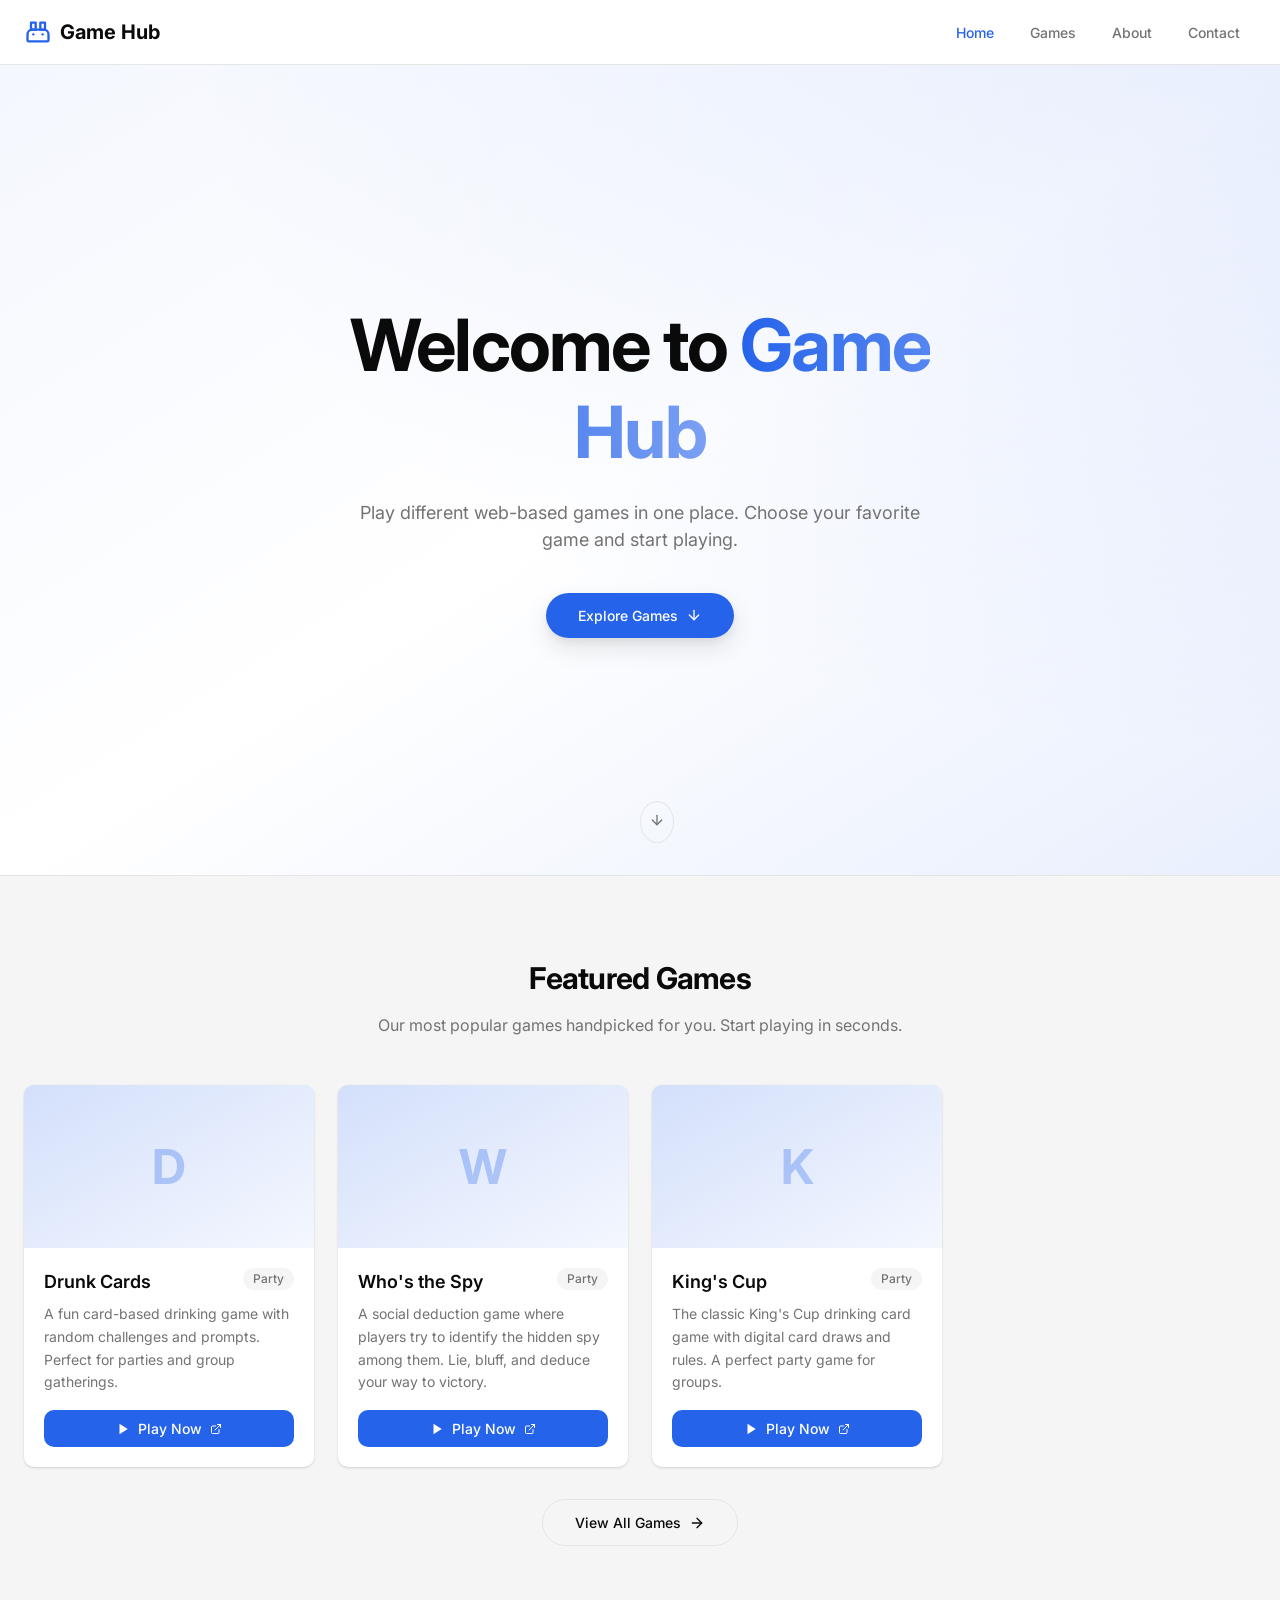
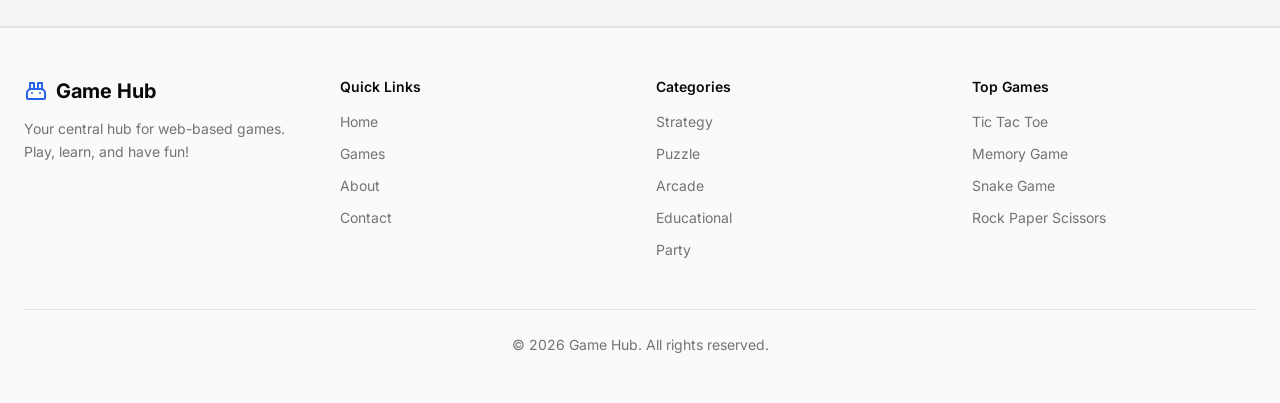
<file: index.html>
<!DOCTYPE html>
<html lang="en">
<head>
  <meta charset="UTF-8">
  <meta name="viewport" content="width=device-width, initial-scale=1.0">
  <title>Game Hub - Play Web-Based Games Online</title>
  <meta name="description" content="Play different web-based games in one place. Choose your favorite game and start playing.">
  <link rel="preconnect" href="https://fonts.googleapis.com">
  <link rel="preconnect" href="https://fonts.gstatic.com" crossorigin>
  <link href="https://fonts.googleapis.com/css2?family=Inter:wght@400;500;600;700&display=swap" rel="stylesheet">
  <link rel="stylesheet" href="css/style.css">
</head>
<body>
  <nav class="navbar">
    <div class="navbar-inner">
      <a href="index.html" class="logo">
        <svg width="28" height="28" viewBox="0 0 24 24" fill="none" stroke="currentColor" stroke-width="2" stroke-linecap="round" stroke-linejoin="round"><rect x="6" y="4" width="4" height="6"/><rect x="14" y="4" width="4" height="6"/><path d="M4 20h16a1 1 0 0 0 1-1v-5a4 4 0 0 0-4-4H7a4 4 0 0 0-4 4v5a1 1 0 0 0 1 1Z"/><path d="M8 14h.01"/><path d="M16 14h.01"/></svg>
        Game Hub
      </a>
      <div class="nav-links">
        <a href="index.html" class="active">Home</a>
        <a href="games.html">Games</a>
        <a href="about.html">About</a>
        <a href="contact.html">Contact</a>
      </div>
      <button class="menu-btn" onclick="toggleMenu()" aria-label="Toggle menu">
        <svg width="20" height="20" viewBox="0 0 24 24" fill="none" stroke="currentColor" stroke-width="2" stroke-linecap="round" stroke-linejoin="round"><line x1="4" x2="20" y1="12" y2="12"/><line x1="4" x2="20" y1="6" y2="6"/><line x1="4" x2="20" y1="18" y2="18"/></svg>
      </button>
    </div>
    <div class="mobile-menu" id="mobileMenu">
      <a href="index.html" class="active">Home</a>
      <a href="games.html">Games</a>
      <a href="about.html">About</a>
      <a href="contact.html">Contact</a>
    </div>
  </nav>

  <main>
    <section class="hero">
      <div class="hero-gradient"></div>
      <div class="hero-content animate-fade-up">
        <h1>Welcome to <span>Game Hub</span></h1>
        <p>Play different web-based games in one place. Choose your favorite game and start playing.</p>
        <a href="games.html" class="btn btn-primary">
          Explore Games
          <svg width="16" height="16" viewBox="0 0 24 24" fill="none" stroke="currentColor" stroke-width="2" stroke-linecap="round" stroke-linejoin="round"><path d="M12 5v14"/><path d="m19 12-7 7-7-7"/></svg>
        </a>
      </div>
      <div style="position:absolute;bottom:32px;left:50%;transform:translateX(-50%);opacity:0;animation:fadeUp 0.6s 1.5s forwards">
        <div class="animate-bounce" style="border:1px solid var(--border);border-radius:50%;padding:8px">
          <svg width="16" height="16" viewBox="0 0 24 24" fill="none" stroke="currentColor" stroke-width="2" stroke-linecap="round" stroke-linejoin="round" style="color:var(--muted-foreground)"><path d="M12 5v14"/><path d="m19 12-7 7-7-7"/></svg>
        </div>
      </div>
    </section>

    <section class="section section-alt" id="featured">
      <div class="container">
        <h2 class="section-title fade-in">Featured Games</h2>
        <p class="section-subtitle fade-in">Our most popular games handpicked for you. Start playing in seconds.</p>
        <div class="featured-grid" id="featuredGrid"></div>
        <div class="text-center mt-8 fade-in">
          <a href="games.html" class="btn btn-outline">
            View All Games
            <svg width="16" height="16" viewBox="0 0 24 24" fill="none" stroke="currentColor" stroke-width="2" stroke-linecap="round" stroke-linejoin="round"><path d="M5 12h14"/><path d="m12 5 7 7-7 7"/></svg>
          </a>
        </div>
      </div>
    </section>
  </main>

  <footer class="footer">
    <div class="footer-inner">
      <div class="footer-grid">
        <div class="footer-col">
          <div class="logo" style="margin-bottom:12px">
            <svg width="24" height="24" viewBox="0 0 24 24" fill="none" stroke="currentColor" stroke-width="2" stroke-linecap="round" stroke-linejoin="round"><rect x="6" y="4" width="4" height="6"/><rect x="14" y="4" width="4" height="6"/><path d="M4 20h16a1 1 0 0 0 1-1v-5a4 4 0 0 0-4-4H7a4 4 0 0 0-4 4v5a1 1 0 0 0 1 1Z"/><path d="M8 14h.01"/><path d="M16 14h.01"/></svg>
            <span>Game Hub</span>
          </div>
          <p>Your central hub for web-based games. Play, learn, and have fun!</p>
        </div>
        <div class="footer-col">
          <h3>Quick Links</h3>
          <ul>
            <li><a href="index.html">Home</a></li>
            <li><a href="games.html">Games</a></li>
            <li><a href="about.html">About</a></li>
            <li><a href="contact.html">Contact</a></li>
          </ul>
        </div>
        <div class="footer-col">
          <h3>Categories</h3>
          <ul>
            <li><a href="games.html?category=strategy">Strategy</a></li>
            <li><a href="games.html?category=puzzle">Puzzle</a></li>
            <li><a href="games.html?category=arcade">Arcade</a></li>
            <li><a href="games.html?category=educational">Educational</a></li>
            <li><a href="games.html?category=party">Party</a></li>
          </ul>
        </div>
        <div class="footer-col">
          <h3>Top Games</h3>
          <ul>
            <li><span>Tic Tac Toe</span></li>
            <li><span>Memory Game</span></li>
            <li><span>Snake Game</span></li>
            <li><span>Rock Paper Scissors</span></li>
          </ul>
        </div>
      </div>
      <div class="footer-bottom">
        <p>&copy; <span id="year"></span> Game Hub. All rights reserved.</p>
      </div>
    </div>
  </footer>

  <script src="js/games-data.js"></script>
  <script src="js/main.js"></script>
</body>
</html>
</file>
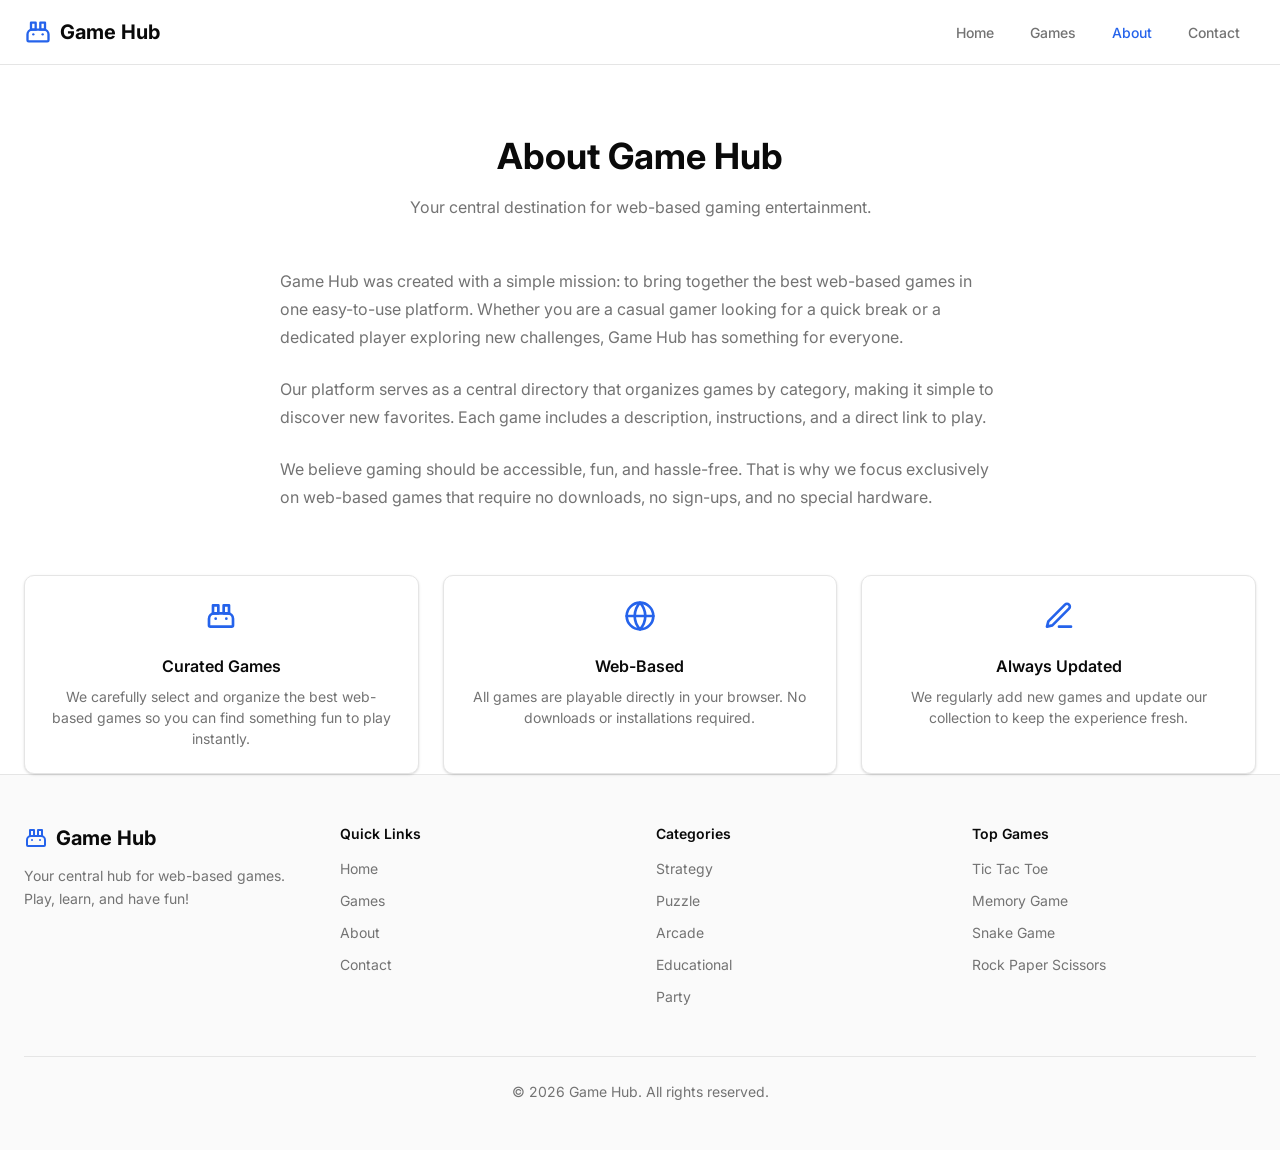
<file: about.html>
<!DOCTYPE html>
<html lang="en">
<head>
  <meta charset="UTF-8">
  <meta name="viewport" content="width=device-width, initial-scale=1.0">
  <title>About - Game Hub</title>
  <link rel="preconnect" href="https://fonts.googleapis.com">
  <link rel="preconnect" href="https://fonts.gstatic.com" crossorigin>
  <link href="https://fonts.googleapis.com/css2?family=Inter:wght@400;500;600;700&display=swap" rel="stylesheet">
  <link rel="stylesheet" href="css/style.css">
</head>
<body>
  <nav class="navbar">
    <div class="navbar-inner">
      <a href="index.html" class="logo">
        <svg width="28" height="28" viewBox="0 0 24 24" fill="none" stroke="currentColor" stroke-width="2" stroke-linecap="round" stroke-linejoin="round"><rect x="6" y="4" width="4" height="6"/><rect x="14" y="4" width="4" height="6"/><path d="M4 20h16a1 1 0 0 0 1-1v-5a4 4 0 0 0-4-4H7a4 4 0 0 0-4 4v5a1 1 0 0 0 1 1Z"/><path d="M8 14h.01"/><path d="M16 14h.01"/></svg>
        Game Hub
      </a>
      <div class="nav-links">
        <a href="index.html">Home</a>
        <a href="games.html">Games</a>
        <a href="about.html" class="active">About</a>
        <a href="contact.html">Contact</a>
      </div>
      <button class="menu-btn" onclick="toggleMenu()" aria-label="Toggle menu">
        <svg width="20" height="20" viewBox="0 0 24 24" fill="none" stroke="currentColor" stroke-width="2" stroke-linecap="round" stroke-linejoin="round"><line x1="4" x2="20" y1="12" y2="12"/><line x1="4" x2="20" y1="6" y2="6"/><line x1="4" x2="20" y1="18" y2="18"/></svg>
      </button>
    </div>
    <div class="mobile-menu" id="mobileMenu">
      <a href="index.html">Home</a>
      <a href="games.html">Games</a>
      <a href="about.html" class="active">About</a>
      <a href="contact.html">Contact</a>
    </div>
  </nav>

  <main>
    <div class="container">
      <div class="page-header animate-fade-up">
        <h1>About Game Hub</h1>
        <p>Your central destination for web-based gaming entertainment.</p>
      </div>

      <div class="about-content animate-fade-up" style="animation-delay:0.1s">
        <p>
          Game Hub was created with a simple mission: to bring together the best web-based games in one easy-to-use platform. Whether you are a casual gamer looking for a quick break or a dedicated player exploring new challenges, Game Hub has something for everyone.
        </p>
        <p>
          Our platform serves as a central directory that organizes games by category, making it simple to discover new favorites. Each game includes a description, instructions, and a direct link to play.
        </p>
        <p>
          We believe gaming should be accessible, fun, and hassle-free. That is why we focus exclusively on web-based games that require no downloads, no sign-ups, and no special hardware.
        </p>
      </div>

      <div class="features-grid">
        <div class="feature-card fade-in">
          <svg viewBox="0 0 24 24" fill="none" stroke="currentColor" stroke-width="2" stroke-linecap="round" stroke-linejoin="round"><rect x="6" y="4" width="4" height="6"/><rect x="14" y="4" width="4" height="6"/><path d="M4 20h16a1 1 0 0 0 1-1v-5a4 4 0 0 0-4-4H7a4 4 0 0 0-4 4v5a1 1 0 0 0 1 1Z"/><path d="M8 14h.01"/><path d="M16 14h.01"/></svg>
          <h3>Curated Games</h3>
          <p>We carefully select and organize the best web-based games so you can find something fun to play instantly.</p>
        </div>
        <div class="feature-card fade-in">
          <svg viewBox="0 0 24 24" fill="none" stroke="currentColor" stroke-width="2" stroke-linecap="round" stroke-linejoin="round"><circle cx="12" cy="12" r="10"/><path d="M2 12h20"/><path d="M12 2a15.3 15.3 0 0 1 4 10 15.3 15.3 0 0 1-4 10 15.3 15.3 0 0 1-4-10 15.3 15.3 0 0 1 4-10z"/></svg>
          <h3>Web-Based</h3>
          <p>All games are playable directly in your browser. No downloads or installations required.</p>
        </div>
        <div class="feature-card fade-in">
          <svg viewBox="0 0 24 24" fill="none" stroke="currentColor" stroke-width="2" stroke-linecap="round" stroke-linejoin="round"><path d="M12 20h9"/><path d="M16.5 3.5a2.12 2.12 0 0 1 3 3L7 19l-4 1 1-4Z"/></svg>
          <h3>Always Updated</h3>
          <p>We regularly add new games and update our collection to keep the experience fresh.</p>
        </div>
      </div>
    </div>
  </main>

  <footer class="footer">
    <div class="footer-inner">
      <div class="footer-grid">
        <div class="footer-col">
          <div class="logo" style="margin-bottom:12px">
            <svg width="24" height="24" viewBox="0 0 24 24" fill="none" stroke="currentColor" stroke-width="2" stroke-linecap="round" stroke-linejoin="round"><rect x="6" y="4" width="4" height="6"/><rect x="14" y="4" width="4" height="6"/><path d="M4 20h16a1 1 0 0 0 1-1v-5a4 4 0 0 0-4-4H7a4 4 0 0 0-4 4v5a1 1 0 0 0 1 1Z"/><path d="M8 14h.01"/><path d="M16 14h.01"/></svg>
            <span>Game Hub</span>
          </div>
          <p>Your central hub for web-based games. Play, learn, and have fun!</p>
        </div>
        <div class="footer-col">
          <h3>Quick Links</h3>
          <ul>
            <li><a href="index.html">Home</a></li>
            <li><a href="games.html">Games</a></li>
            <li><a href="about.html">About</a></li>
            <li><a href="contact.html">Contact</a></li>
          </ul>
        </div>
        <div class="footer-col">
          <h3>Categories</h3>
          <ul>
            <li><a href="games.html?category=strategy">Strategy</a></li>
            <li><a href="games.html?category=puzzle">Puzzle</a></li>
            <li><a href="games.html?category=arcade">Arcade</a></li>
            <li><a href="games.html?category=educational">Educational</a></li>
            <li><a href="games.html?category=party">Party</a></li>
          </ul>
        </div>
        <div class="footer-col">
          <h3>Top Games</h3>
          <ul>
            <li><span>Tic Tac Toe</span></li>
            <li><span>Memory Game</span></li>
            <li><span>Snake Game</span></li>
            <li><span>Rock Paper Scissors</span></li>
          </ul>
        </div>
      </div>
      <div class="footer-bottom">
        <p>&copy; <span id="year"></span> Game Hub. All rights reserved.</p>
      </div>
    </div>
  </footer>

  <script src="js/games-data.js"></script>
  <script src="js/main.js"></script>
</body>
</html>
</file>
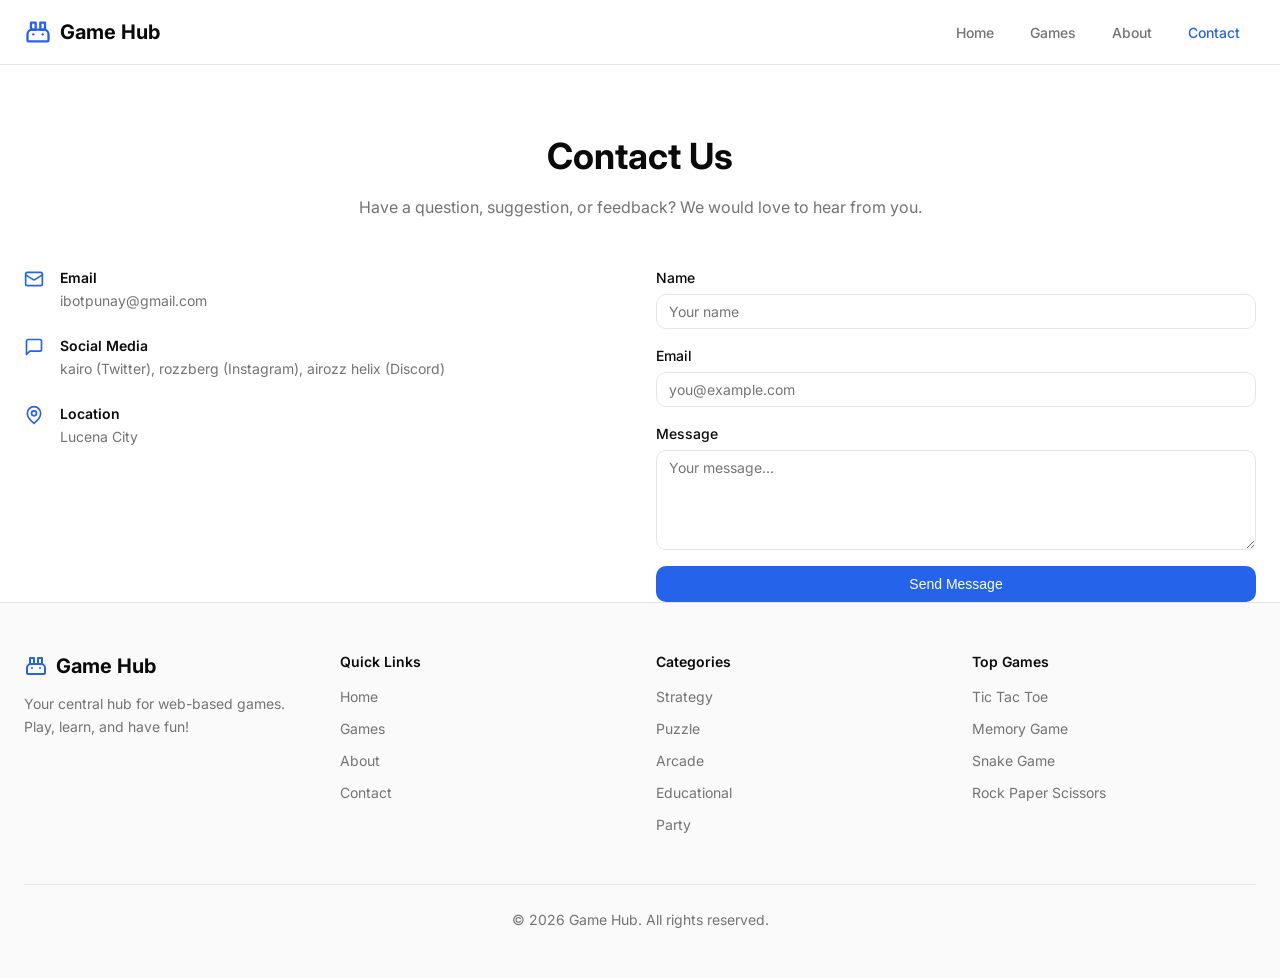
<file: contact.html>
<!DOCTYPE html>
<html lang="en">
<head>
  <meta charset="UTF-8">
  <meta name="viewport" content="width=device-width, initial-scale=1.0">
  <title>Contact - Game Hub</title>
  <link rel="preconnect" href="https://fonts.googleapis.com">
  <link rel="preconnect" href="https://fonts.gstatic.com" crossorigin>
  <link href="https://fonts.googleapis.com/css2?family=Inter:wght@400;500;600;700&display=swap" rel="stylesheet">
  <link rel="stylesheet" href="css/style.css">
</head>
<body>
  <nav class="navbar">
    <div class="navbar-inner">
      <a href="index.html" class="logo">
        <svg width="28" height="28" viewBox="0 0 24 24" fill="none" stroke="currentColor" stroke-width="2" stroke-linecap="round" stroke-linejoin="round"><rect x="6" y="4" width="4" height="6"/><rect x="14" y="4" width="4" height="6"/><path d="M4 20h16a1 1 0 0 0 1-1v-5a4 4 0 0 0-4-4H7a4 4 0 0 0-4 4v5a1 1 0 0 0 1 1Z"/><path d="M8 14h.01"/><path d="M16 14h.01"/></svg>
        Game Hub
      </a>
      <div class="nav-links">
        <a href="index.html">Home</a>
        <a href="games.html">Games</a>
        <a href="about.html">About</a>
        <a href="contact.html" class="active">Contact</a>
      </div>
      <button class="menu-btn" onclick="toggleMenu()" aria-label="Toggle menu">
        <svg width="20" height="20" viewBox="0 0 24 24" fill="none" stroke="currentColor" stroke-width="2" stroke-linecap="round" stroke-linejoin="round"><line x1="4" x2="20" y1="12" y2="12"/><line x1="4" x2="20" y1="6" y2="6"/><line x1="4" x2="20" y1="18" y2="18"/></svg>
      </button>
    </div>
    <div class="mobile-menu" id="mobileMenu">
      <a href="index.html">Home</a>
      <a href="games.html">Games</a>
      <a href="about.html">About</a>
      <a href="contact.html" class="active">Contact</a>
    </div>
  </nav>

  <main>
    <div class="container">
      <div class="page-header animate-fade-up">
        <h1>Contact Us</h1>
        <p>Have a question, suggestion, or feedback? We would love to hear from you.</p>
      </div>

      <div class="contact-grid">
        <div class="contact-info animate-fade-up" style="animation-delay:0.1s">
          <div class="contact-item">
            <svg viewBox="0 0 24 24" fill="none" stroke="currentColor" stroke-width="2" stroke-linecap="round" stroke-linejoin="round"><rect width="20" height="16" x="2" y="4" rx="2"/><path d="m22 7-8.97 5.7a1.94 1.94 0 0 1-2.06 0L2 7"/></svg>
            <div>
              <h3>Email</h3>
              <p>ibotpunay@gmail.com</p>
            </div>
          </div>
          <div class="contact-item">
            <svg viewBox="0 0 24 24" fill="none" stroke="currentColor" stroke-width="2" stroke-linecap="round" stroke-linejoin="round"><path d="M21 15a2 2 0 0 1-2 2H7l-4 4V5a2 2 0 0 1 2-2h14a2 2 0 0 1 2 2z"/></svg>
            <div>
              <h3>Social Media</h3>
              <p>kairo (Twitter), rozzberg (Instagram), airozz helix (Discord)</p>
            </div>
          </div>
          <div class="contact-item">
            <svg viewBox="0 0 24 24" fill="none" stroke="currentColor" stroke-width="2" stroke-linecap="round" stroke-linejoin="round"><path d="M20 10c0 6-8 12-8 12s-8-6-8-12a8 8 0 0 1 16 0Z"/><circle cx="12" cy="10" r="3"/></svg>
            <div>
              <h3>Location</h3>
              <p>Lucena City</p>
            </div>
          </div>
        </div>

        <form class="contact-form animate-fade-up" style="animation-delay:0.2s" onsubmit="event.preventDefault(); alert('Message sent! (Demo)')">
          <div class="form-group">
            <label for="name">Name</label>
            <input type="text" id="name" placeholder="Your name" required>
          </div>
          <div class="form-group">
            <label for="email">Email</label>
            <input type="email" id="email" placeholder="you@example.com" required>
          </div>
          <div class="form-group">
            <label for="message">Message</label>
            <textarea id="message" placeholder="Your message..." required></textarea>
          </div>
          <button type="submit" class="submit-btn">Send Message</button>
        </form>
      </div>
    </div>
  </main>

  <footer class="footer">
    <div class="footer-inner">
      <div class="footer-grid">
        <div class="footer-col">
          <div class="logo" style="margin-bottom:12px">
            <svg width="24" height="24" viewBox="0 0 24 24" fill="none" stroke="currentColor" stroke-width="2" stroke-linecap="round" stroke-linejoin="round"><rect x="6" y="4" width="4" height="6"/><rect x="14" y="4" width="4" height="6"/><path d="M4 20h16a1 1 0 0 0 1-1v-5a4 4 0 0 0-4-4H7a4 4 0 0 0-4 4v5a1 1 0 0 0 1 1Z"/><path d="M8 14h.01"/><path d="M16 14h.01"/></svg>
            <span>Game Hub</span>
          </div>
          <p>Your central hub for web-based games. Play, learn, and have fun!</p>
        </div>
        <div class="footer-col">
          <h3>Quick Links</h3>
          <ul>
            <li><a href="index.html">Home</a></li>
            <li><a href="games.html">Games</a></li>
            <li><a href="about.html">About</a></li>
            <li><a href="contact.html">Contact</a></li>
          </ul>
        </div>
        <div class="footer-col">
          <h3>Categories</h3>
          <ul>
            <li><a href="games.html?category=strategy">Strategy</a></li>
            <li><a href="games.html?category=puzzle">Puzzle</a></li>
            <li><a href="games.html?category=arcade">Arcade</a></li>
            <li><a href="games.html?category=educational">Educational</a></li>
            <li><a href="games.html?category=party">Party</a></li>
          </ul>
        </div>
        <div class="footer-col">
          <h3>Top Games</h3>
          <ul>
            <li><span>Tic Tac Toe</span></li>
            <li><span>Memory Game</span></li>
            <li><span>Snake Game</span></li>
            <li><span>Rock Paper Scissors</span></li>
          </ul>
        </div>
      </div>
      <div class="footer-bottom">
        <p>&copy; <span id="year"></span> Game Hub. All rights reserved.</p>
      </div>
    </div>
  </footer>

  <script src="js/games-data.js"></script>
  <script src="js/main.js"></script>
</body>
</html>
</file>
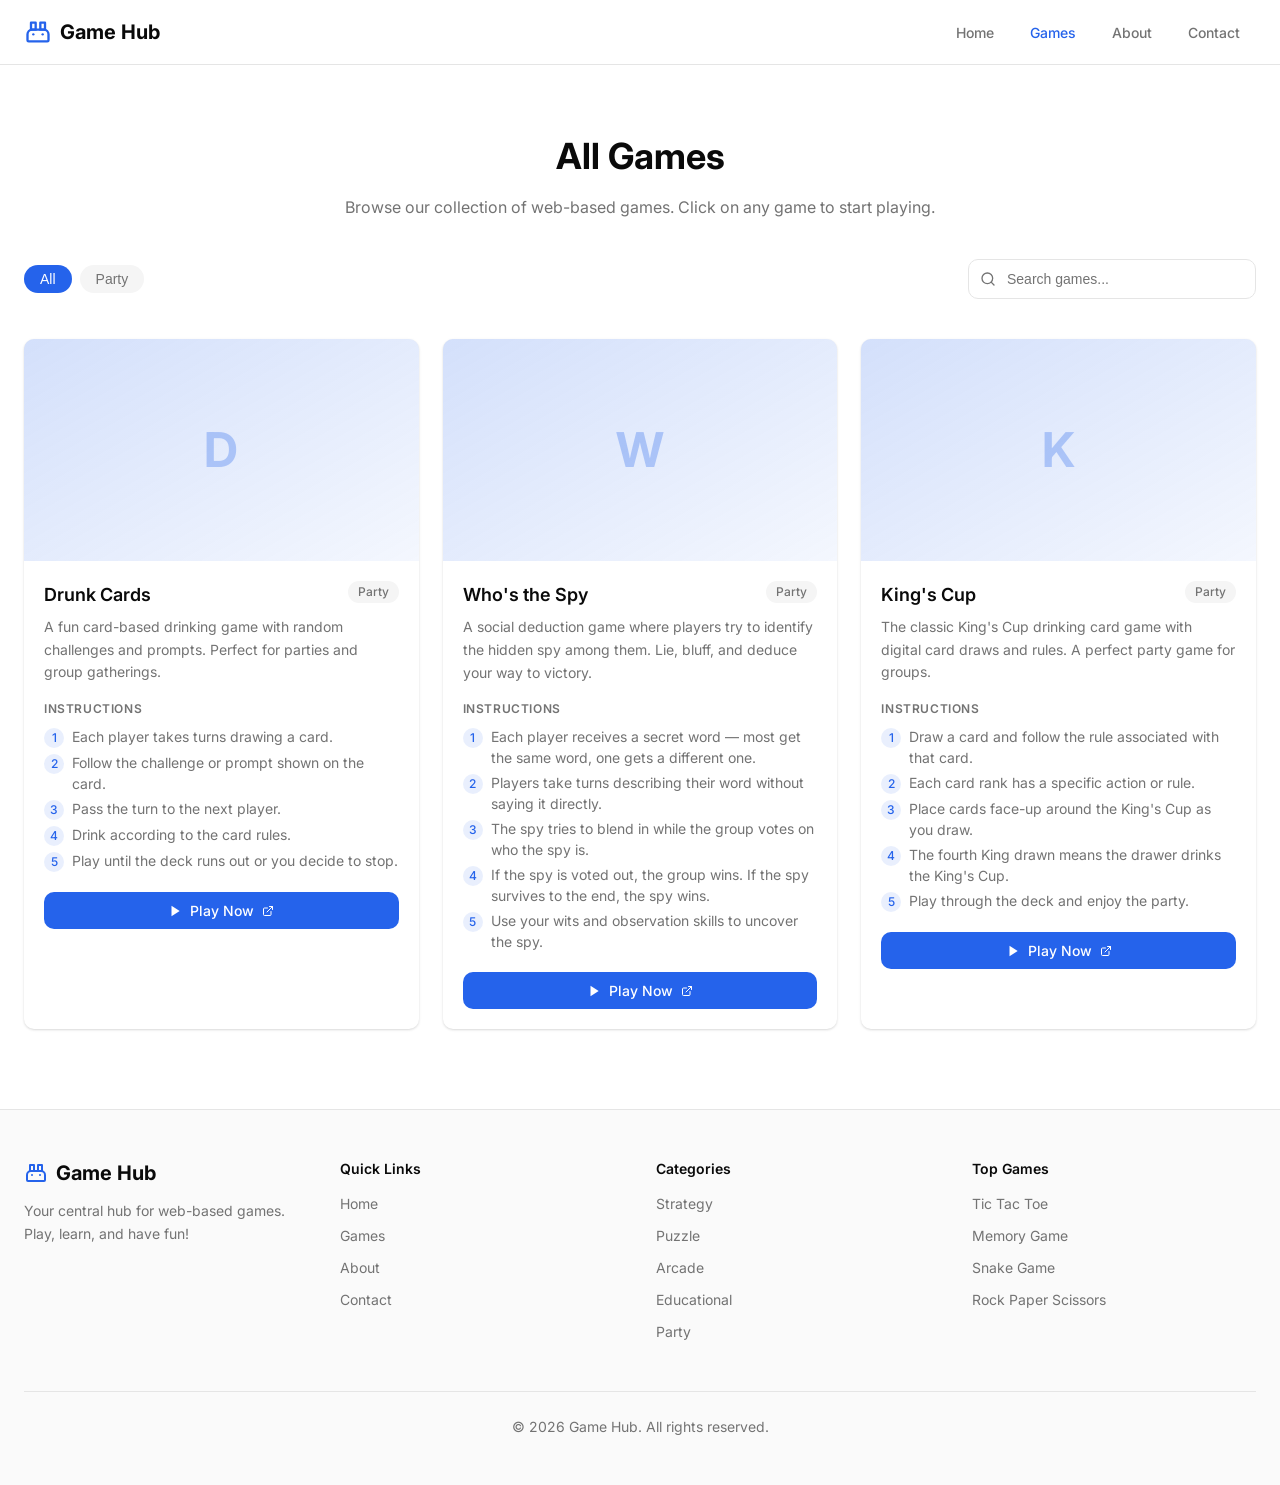
<file: games.html>
<!DOCTYPE html>
<html lang="en">
<head>
  <meta charset="UTF-8">
  <meta name="viewport" content="width=device-width, initial-scale=1.0">
  <title>All Games - Game Hub</title>
  <meta name="description" content="Browse our collection of web-based games. Click on any game to start playing.">
  <link rel="preconnect" href="https://fonts.googleapis.com">
  <link rel="preconnect" href="https://fonts.gstatic.com" crossorigin>
  <link href="https://fonts.googleapis.com/css2?family=Inter:wght@400;500;600;700&display=swap" rel="stylesheet">
  <link rel="stylesheet" href="css/style.css">
</head>
<body>
  <nav class="navbar">
    <div class="navbar-inner">
      <a href="index.html" class="logo">
        <svg width="28" height="28" viewBox="0 0 24 24" fill="none" stroke="currentColor" stroke-width="2" stroke-linecap="round" stroke-linejoin="round"><rect x="6" y="4" width="4" height="6"/><rect x="14" y="4" width="4" height="6"/><path d="M4 20h16a1 1 0 0 0 1-1v-5a4 4 0 0 0-4-4H7a4 4 0 0 0-4 4v5a1 1 0 0 0 1 1Z"/><path d="M8 14h.01"/><path d="M16 14h.01"/></svg>
        Game Hub
      </a>
      <div class="nav-links">
        <a href="index.html">Home</a>
        <a href="games.html" class="active">Games</a>
        <a href="about.html">About</a>
        <a href="contact.html">Contact</a>
      </div>
      <button class="menu-btn" onclick="toggleMenu()" aria-label="Toggle menu">
        <svg width="20" height="20" viewBox="0 0 24 24" fill="none" stroke="currentColor" stroke-width="2" stroke-linecap="round" stroke-linejoin="round"><line x1="4" x2="20" y1="12" y2="12"/><line x1="4" x2="20" y1="6" y2="6"/><line x1="4" x2="20" y1="18" y2="18"/></svg>
      </button>
    </div>
    <div class="mobile-menu" id="mobileMenu">
      <a href="index.html">Home</a>
      <a href="games.html" class="active">Games</a>
      <a href="about.html">About</a>
      <a href="contact.html">Contact</a>
    </div>
  </nav>

  <main>
    <div class="container">
      <div class="page-header animate-fade-up">
        <h1>All Games</h1>
        <p>Browse our collection of web-based games. Click on any game to start playing.</p>
      </div>

      <div class="filters animate-fade-up" style="animation-delay:0.1s">
        <div class="categories" id="categories"></div>
        <div class="search-wrapper">
          <svg viewBox="0 0 24 24" fill="none" stroke="currentColor" stroke-width="2" stroke-linecap="round" stroke-linejoin="round"><circle cx="11" cy="11" r="8"/><path d="m21 21-4.3-4.3"/></svg>
          <input type="text" id="searchInput" placeholder="Search games..." oninput="filterGames()">
        </div>
      </div>

      <div class="games-grid" id="gamesGrid"></div>
    </div>
  </main>

  <footer class="footer">
    <div class="footer-inner">
      <div class="footer-grid">
        <div class="footer-col">
          <div class="logo" style="margin-bottom:12px">
            <svg width="24" height="24" viewBox="0 0 24 24" fill="none" stroke="currentColor" stroke-width="2" stroke-linecap="round" stroke-linejoin="round"><rect x="6" y="4" width="4" height="6"/><rect x="14" y="4" width="4" height="6"/><path d="M4 20h16a1 1 0 0 0 1-1v-5a4 4 0 0 0-4-4H7a4 4 0 0 0-4 4v5a1 1 0 0 0 1 1Z"/><path d="M8 14h.01"/><path d="M16 14h.01"/></svg>
            <span>Game Hub</span>
          </div>
          <p>Your central hub for web-based games. Play, learn, and have fun!</p>
        </div>
        <div class="footer-col">
          <h3>Quick Links</h3>
          <ul>
            <li><a href="index.html">Home</a></li>
            <li><a href="games.html">Games</a></li>
            <li><a href="about.html">About</a></li>
            <li><a href="contact.html">Contact</a></li>
          </ul>
        </div>
        <div class="footer-col">
          <h3>Categories</h3>
          <ul>
            <li><a href="games.html?category=strategy">Strategy</a></li>
            <li><a href="games.html?category=puzzle">Puzzle</a></li>
            <li><a href="games.html?category=arcade">Arcade</a></li>
            <li><a href="games.html?category=educational">Educational</a></li>
            <li><a href="games.html?category=party">Party</a></li>
          </ul>
        </div>
        <div class="footer-col">
          <h3>Top Games</h3>
          <ul>
            <li><span>Tic Tac Toe</span></li>
            <li><span>Memory Game</span></li>
            <li><span>Snake Game</span></li>
            <li><span>Rock Paper Scissors</span></li>
          </ul>
        </div>
      </div>
      <div class="footer-bottom">
        <p>&copy; <span id="year"></span> Game Hub. All rights reserved.</p>
      </div>
    </div>
  </footer>

  <script src="js/games-data.js"></script>
  <script src="js/main.js"></script>
</body>
</html>
</file>
<file: css/style.css>
*, *::before, *::after {
  margin: 0;
  padding: 0;
  box-sizing: border-box;
}

:root {
  --background: #ffffff;
  --foreground: #0a0a0a;
  --muted: #f5f5f5;
  --muted-foreground: #737373;
  --primary: #2563eb;
  --primary-foreground: #ffffff;
  --primary-hover: #1d4ed8;
  --secondary: #f5f5f5;
  --border: #e5e5e5;
  --card: #ffffff;
  --card-foreground: #0a0a0a;
  --radius: 0.625rem;
  --shadow: 0 1px 3px rgba(0, 0, 0, 0.1), 0 1px 2px rgba(0, 0, 0, 0.06);
  --shadow-lg: 0 10px 25px rgba(0, 0, 0, 0.1), 0 4px 10px rgba(0, 0, 0, 0.06);
  --font-sans: 'Inter', -apple-system, BlinkMacSystemFont, 'Segoe UI', Roboto, sans-serif;
}

body {
  font-family: var(--font-sans);
  background: var(--background);
  color: var(--foreground);
  min-height: 100vh;
  display: flex;
  flex-direction: column;
  line-height: 1.5;
  -webkit-font-smoothing: antialiased;
}

/* Navigation */
.navbar {
  position: sticky;
  top: 0;
  z-index: 50;
  width: 100%;
  border-bottom: 1px solid var(--border);
  background: rgba(255, 255, 255, 0.8);
  backdrop-filter: blur(12px);
}

.navbar-inner {
  max-width: 1280px;
  margin: 0 auto;
  display: flex;
  align-items: center;
  justify-content: space-between;
  height: 64px;
  padding: 0 24px;
}

.logo {
  display: flex;
  align-items: center;
  gap: 8px;
  text-decoration: none;
  color: var(--foreground);
  font-weight: 700;
  font-size: 1.25rem;
}

.logo svg {
  color: var(--primary);
}

.nav-links {
  display: flex;
  align-items: center;
  gap: 4px;
}

.nav-links a {
  text-decoration: none;
  color: var(--muted-foreground);
  font-size: 0.875rem;
  font-weight: 500;
  padding: 8px 16px;
  border-radius: var(--radius);
  transition: background 0.2s, color 0.2s;
}

.nav-links a:hover {
  background: var(--muted);
}

.nav-links a.active {
  color: var(--primary);
}

.menu-btn {
  display: none;
  background: none;
  border: none;
  padding: 8px;
  border-radius: var(--radius);
  cursor: pointer;
  color: var(--foreground);
}

.menu-btn:hover {
  background: var(--muted);
}

.mobile-menu {
  display: none;
  overflow: hidden;
  border-top: 1px solid var(--border);
}

.mobile-menu.open {
  display: block;
}

.mobile-menu a {
  display: block;
  text-decoration: none;
  color: var(--muted-foreground);
  font-size: 0.875rem;
  font-weight: 500;
  padding: 12px 24px;
  border-radius: var(--radius);
  transition: background 0.2s, color 0.2s;
}

.mobile-menu a:hover {
  background: var(--muted);
}

.mobile-menu a.active {
  color: var(--primary);
}

/* Main content */
main {
  flex: 1;
}

.container {
  max-width: 1280px;
  margin: 0 auto;
  padding: 0 24px;
}

/* Hero */
.hero {
  position: relative;
  display: flex;
  align-items: center;
  justify-content: center;
  min-height: 90vh;
  overflow: hidden;
  text-align: center;
}

.hero::before {
  content: '';
  position: absolute;
  inset: 0;
  background: linear-gradient(to bottom right, rgba(37, 99, 235, 0.05), transparent, rgba(37, 99, 235, 0.1));
  pointer-events: none;
}

.hero-gradient {
  position: absolute;
  inset: 0;
  background: radial-gradient(ellipse at top right, rgba(37, 99, 235, 0.1), transparent 60%);
  pointer-events: none;
}

.hero-content {
  position: relative;
  z-index: 10;
  max-width: 720px;
  padding: 0 24px;
}

.hero h1 {
  font-size: 2.5rem;
  font-weight: 700;
  letter-spacing: -0.025em;
  line-height: 1.2;
}

.hero h1 span {
  background: linear-gradient(to right, var(--primary), rgba(37, 99, 235, 0.6));
  -webkit-background-clip: text;
  -webkit-text-fill-color: transparent;
  background-clip: text;
}

.hero p {
  margin-top: 24px;
  font-size: 1.125rem;
  color: var(--muted-foreground);
  max-width: 600px;
  margin-left: auto;
  margin-right: auto;
}

.hero .btn {
  margin-top: 40px;
}

@media (min-width: 640px) {
  .hero h1 {
    font-size: 3.75rem;
  }
}

@media (min-width: 1024px) {
  .hero h1 {
    font-size: 4.5rem;
  }
}

/* Buttons */
.btn {
  display: inline-flex;
  align-items: center;
  gap: 8px;
  padding: 12px 32px;
  border-radius: 9999px;
  font-size: 0.875rem;
  font-weight: 500;
  text-decoration: none;
  cursor: pointer;
  border: none;
  transition: all 0.2s;
}

.btn-primary {
  background: var(--primary);
  color: var(--primary-foreground);
  box-shadow: var(--shadow-lg);
}

.btn-primary:hover {
  background: var(--primary-hover);
}

.btn-outline {
  background: transparent;
  color: var(--foreground);
  border: 1px solid var(--border);
}

.btn-outline:hover {
  background: var(--muted);
}

/* Section */
.section {
  padding: 80px 0;
}

.section-alt {
  background: var(--muted);
  border-top: 1px solid var(--border);
  border-bottom: 1px solid var(--border);
}

.section-title {
  text-align: center;
  font-size: 1.875rem;
  font-weight: 700;
  letter-spacing: -0.025em;
}

.section-subtitle {
  text-align: center;
  color: var(--muted-foreground);
  margin-top: 12px;
  max-width: 600px;
  margin-left: auto;
  margin-right: auto;
}

/* Featured Grid */
.featured-grid {
  display: grid;
  gap: 24px;
  margin-top: 48px;
}

@media (min-width: 640px) {
  .featured-grid {
    grid-template-columns: repeat(2, 1fr);
  }
}

@media (min-width: 1024px) {
  .featured-grid {
    grid-template-columns: repeat(4, 1fr);
  }
}

/* Game Cards */
.game-card {
  background: var(--card);
  border-radius: var(--radius);
  overflow: hidden;
  box-shadow: var(--shadow);
  transition: all 0.3s;
  display: flex;
  flex-direction: column;
}

.game-card:hover {
  box-shadow: var(--shadow-lg);
  transform: translateY(-4px);
}

.game-card-image {
  display: block;
  position: relative;
  aspect-ratio: 16 / 9;
  overflow: hidden;
  background: linear-gradient(to bottom right, rgba(37, 99, 235, 0.2), rgba(37, 99, 235, 0.05));
  text-decoration: none;
}

.game-card-image .card-icon {
  display: flex;
  align-items: center;
  justify-content: center;
  height: 100%;
  font-size: 3rem;
  font-weight: 700;
  color: rgba(37, 99, 235, 0.3);
}

.game-card-image .card-overlay {
  position: absolute;
  inset: 0;
  display: flex;
  align-items: center;
  justify-content: center;
  background: rgba(0, 0, 0, 0);
  transition: background 0.3s;
}

.game-card:hover .card-overlay {
  background: rgba(0, 0, 0, 0.4);
}

.game-card-image .play-icon {
  width: 48px;
  height: 48px;
  color: white;
  opacity: 0;
  transition: opacity 0.3s;
}

.game-card:hover .play-icon {
  opacity: 1;
}

.game-card-body {
  padding: 20px;
  display: flex;
  flex-direction: column;
  flex: 1;
}

.game-card-title {
  display: flex;
  align-items: flex-start;
  justify-content: space-between;
  gap: 8px;
  margin-bottom: 8px;
}

.game-card-title a {
  text-decoration: none;
  color: var(--foreground);
  font-size: 1.125rem;
  font-weight: 600;
  transition: color 0.2s;
}

.game-card-title a:hover {
  color: var(--primary);
}

.category-badge {
  flex-shrink: 0;
  border-radius: 9999px;
  background: var(--muted);
  padding: 2px 10px;
  font-size: 0.75rem;
  font-weight: 500;
  color: var(--muted-foreground);
}

.game-card-desc {
  color: var(--muted-foreground);
  font-size: 0.875rem;
  line-height: 1.625;
}

.game-card-instructions {
  margin-top: 16px;
}

.game-card-instructions h4 {
  font-size: 0.75rem;
  font-weight: 600;
  text-transform: uppercase;
  letter-spacing: 0.05em;
  color: var(--muted-foreground);
  margin-bottom: 8px;
}

.game-card-instructions ol {
  list-style: none;
  padding: 0;
}

.game-card-instructions li {
  display: flex;
  gap: 8px;
  font-size: 0.875rem;
  color: var(--muted-foreground);
  margin-bottom: 4px;
}

.game-card-instructions li .step {
  flex-shrink: 0;
  width: 20px;
  height: 20px;
  border-radius: 50%;
  background: rgba(37, 99, 235, 0.1);
  color: var(--primary);
  font-size: 0.75rem;
  font-weight: 500;
  display: flex;
  align-items: center;
  justify-content: center;
  margin-top: 2px;
}

.play-btn {
  display: inline-flex;
  align-items: center;
  justify-content: center;
  gap: 8px;
  margin-top: 16px;
  padding: 8px 16px;
  border-radius: var(--radius);
  background: var(--primary);
  color: var(--primary-foreground);
  text-decoration: none;
  font-size: 0.875rem;
  font-weight: 500;
  transition: background 0.2s;
}

.play-btn:hover {
  background: var(--primary-hover);
}

.play-btn svg {
  width: 14px;
  height: 14px;
}

/* Games Page */
.page-header {
  padding: 64px 0 0;
  text-align: center;
}

.page-header h1 {
  font-size: 1.875rem;
  font-weight: 700;
}

@media (min-width: 640px) {
  .page-header h1 {
    font-size: 2.25rem;
  }
}

.page-header p {
  color: var(--muted-foreground);
  margin-top: 12px;
  max-width: 600px;
  margin-left: auto;
  margin-right: auto;
}

/* Filters */
.filters {
  margin-top: 40px;
  display: flex;
  flex-direction: column;
  gap: 16px;
}

@media (min-width: 640px) {
  .filters {
    flex-direction: row;
    align-items: center;
    justify-content: space-between;
  }
}

.categories {
  display: flex;
  flex-wrap: wrap;
  gap: 8px;
}

.category-btn {
  padding: 6px 16px;
  border-radius: 9999px;
  font-size: 0.875rem;
  font-weight: 500;
  border: none;
  cursor: pointer;
  background: var(--muted);
  color: var(--muted-foreground);
  transition: all 0.2s;
}

.category-btn:hover {
  background: rgba(37, 99, 235, 0.1);
}

.category-btn.active {
  background: var(--primary);
  color: var(--primary-foreground);
}

.search-wrapper {
  position: relative;
  width: 100%;
}

@media (min-width: 640px) {
  .search-wrapper {
    width: 288px;
  }
}

.search-wrapper svg {
  position: absolute;
  left: 12px;
  top: 50%;
  transform: translateY(-50%);
  width: 16px;
  height: 16px;
  color: var(--muted-foreground);
  pointer-events: none;
}

.search-wrapper input {
  width: 100%;
  height: 40px;
  padding: 0 16px 0 38px;
  border: 1px solid var(--border);
  border-radius: var(--radius);
  font-size: 0.875rem;
  background: var(--background);
  color: var(--foreground);
  outline: none;
  transition: border-color 0.2s, box-shadow 0.2s;
}

.search-wrapper input:focus {
  border-color: var(--primary);
  box-shadow: 0 0 0 3px rgba(37, 99, 235, 0.15);
}

.search-wrapper input::placeholder {
  color: var(--muted-foreground);
}

/* Games Grid */
.games-grid {
  display: grid;
  gap: 24px;
  margin-top: 40px;
  padding-bottom: 80px;
}

@media (min-width: 640px) {
  .games-grid {
    grid-template-columns: repeat(2, 1fr);
  }
}

@media (min-width: 1024px) {
  .games-grid {
    grid-template-columns: repeat(3, 1fr);
  }
}

.no-results {
  text-align: center;
  padding: 80px 0;
  color: var(--muted-foreground);
  font-size: 1.125rem;
  grid-column: 1 / -1;
}

/* About */
.about-content {
  max-width: 720px;
  margin: 48px auto 0;
  color: var(--muted-foreground);
  line-height: 1.75;
}

.about-content p {
  margin-bottom: 24px;
}

.features-grid {
  display: grid;
  gap: 24px;
  margin-top: 64px;
}

@media (min-width: 640px) {
  .features-grid {
    grid-template-columns: repeat(3, 1fr);
  }
}

.feature-card {
  text-align: center;
  padding: 24px;
  border: 1px solid var(--border);
  border-radius: var(--radius);
  background: var(--card);
  box-shadow: var(--shadow);
}

.feature-card svg {
  width: 32px;
  height: 32px;
  color: var(--primary);
}

.feature-card h3 {
  margin-top: 16px;
  font-size: 1rem;
  font-weight: 600;
}

.feature-card p {
  margin-top: 8px;
  font-size: 0.875rem;
  color: var(--muted-foreground);
}

/* Contact */
.contact-grid {
  display: grid;
  gap: 32px;
  margin-top: 48px;
}

@media (min-width: 1024px) {
  .contact-grid {
    grid-template-columns: 1fr 1fr;
  }
}

.contact-info {
  display: flex;
  flex-direction: column;
  gap: 24px;
}

.contact-item {
  display: flex;
  align-items: flex-start;
  gap: 16px;
}

.contact-item svg {
  width: 20px;
  height: 20px;
  color: var(--primary);
  margin-top: 2px;
  flex-shrink: 0;
}

.contact-item h3 {
  font-size: 0.875rem;
  font-weight: 600;
}

.contact-item p {
  font-size: 0.875rem;
  color: var(--muted-foreground);
  margin-top: 2px;
}

.contact-form {
  display: flex;
  flex-direction: column;
  gap: 16px;
}

.form-group {
  display: flex;
  flex-direction: column;
  gap: 6px;
}

.form-group label {
  font-size: 0.875rem;
  font-weight: 500;
}

.form-group input,
.form-group textarea {
  padding: 8px 12px;
  border: 1px solid var(--border);
  border-radius: var(--radius);
  font-size: 0.875rem;
  font-family: inherit;
  background: var(--background);
  color: var(--foreground);
  outline: none;
  transition: border-color 0.2s, box-shadow 0.2s;
}

.form-group input:focus,
.form-group textarea:focus {
  border-color: var(--primary);
  box-shadow: 0 0 0 3px rgba(37, 99, 235, 0.15);
}

.form-group textarea {
  resize: vertical;
  min-height: 100px;
}

.submit-btn {
  padding: 10px 24px;
  border-radius: var(--radius);
  background: var(--primary);
  color: var(--primary-foreground);
  font-size: 0.875rem;
  font-weight: 500;
  border: none;
  cursor: pointer;
  transition: background 0.2s;
  width: 100%;
}

.submit-btn:hover {
  background: var(--primary-hover);
}

/* Footer */
.footer {
  border-top: 1px solid var(--border);
  background: rgba(245, 245, 245, 0.5);
}

.footer-inner {
  max-width: 1280px;
  margin: 0 auto;
  padding: 48px 24px;
}

.footer-grid {
  display: grid;
  gap: 32px;
}

@media (min-width: 640px) {
  .footer-grid {
    grid-template-columns: repeat(2, 1fr);
  }
}

@media (min-width: 1024px) {
  .footer-grid {
    grid-template-columns: repeat(4, 1fr);
  }
}

.footer-col h3 {
  font-size: 0.875rem;
  font-weight: 600;
  margin-bottom: 12px;
}

.footer-col p {
  font-size: 0.875rem;
  color: var(--muted-foreground);
  line-height: 1.625;
}

.footer-col ul {
  list-style: none;
}

.footer-col ul li {
  margin-bottom: 8px;
}

.footer-col ul a {
  text-decoration: none;
  color: var(--muted-foreground);
  font-size: 0.875rem;
  transition: color 0.2s;
}

.footer-col ul a:hover {
  color: var(--primary);
}

.footer-col ul span {
  font-size: 0.875rem;
  color: var(--muted-foreground);
}

.footer-bottom {
  text-align: center;
  padding-top: 24px;
  margin-top: 40px;
  border-top: 1px solid var(--border);
}

.footer-bottom p {
  font-size: 0.875rem;
  color: var(--muted-foreground);
}

/* Animations */
@keyframes fadeUp {
  from {
    opacity: 0;
    transform: translateY(20px);
  }
  to {
    opacity: 1;
    transform: translateY(0);
  }
}

.animate-fade-up {
  animation: fadeUp 0.6s ease forwards;
}

@keyframes bounce {
  0%, 100% {
    transform: translateY(0);
  }
  50% {
    transform: translateY(-8px);
  }
}

.animate-bounce {
  animation: bounce 1.5s infinite;
}

/* Utility */
.text-center {
  text-align: center;
}

.mt-8 {
  margin-top: 32px;
}

/* Scroll animation */
.fade-in {
  opacity: 0;
  transform: translateY(30px);
  transition: opacity 0.6s ease, transform 0.6s ease;
}

.fade-in.visible {
  opacity: 1;
  transform: translateY(0);
}
</file>
